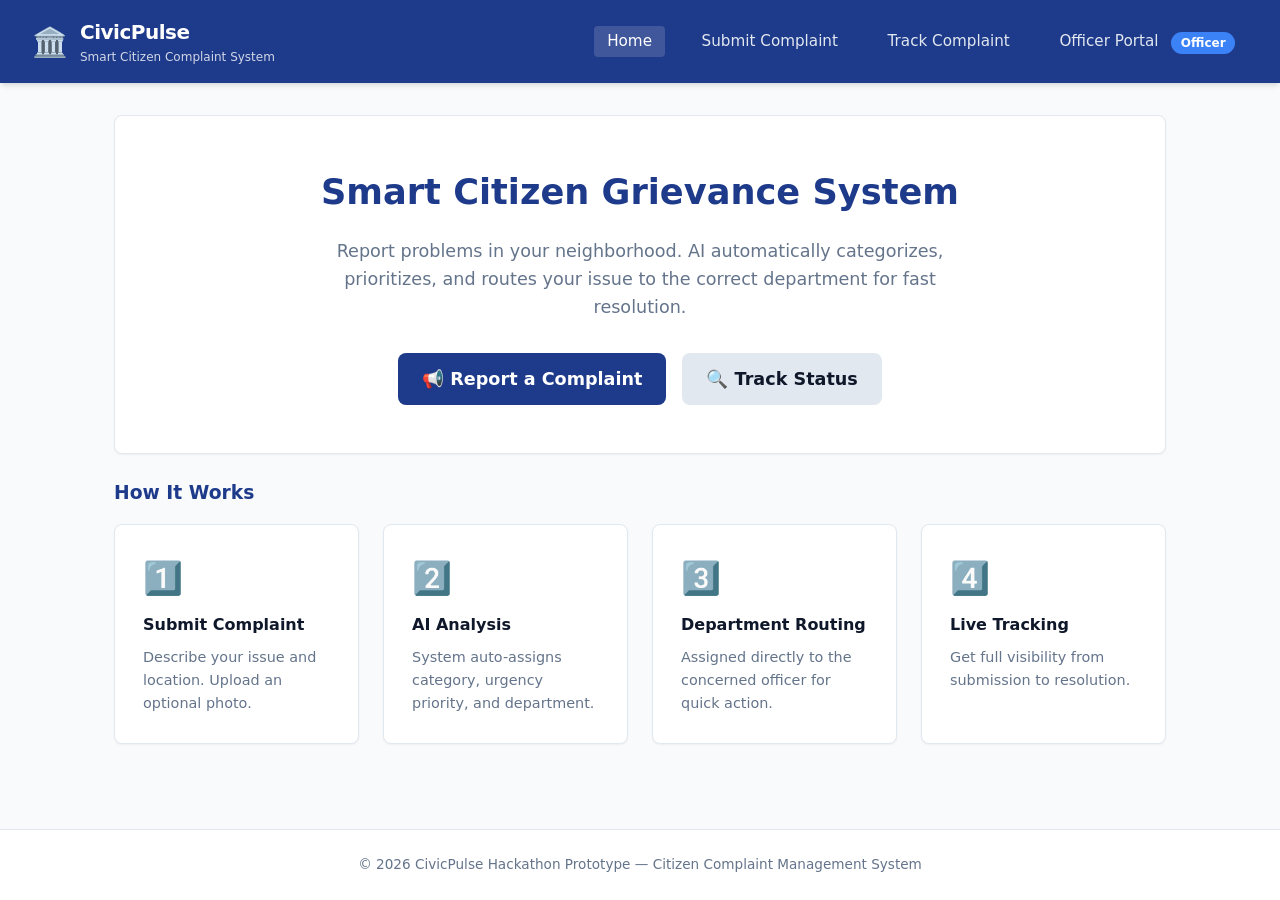
<file: frontend/index.html>
<!DOCTYPE html>
<html lang="en">
<head>
  <meta charset="UTF-8">
  <meta name="viewport" content="width=device-width, initial-scale=1.0">
  <title>Smart Citizen Grievance Portal</title>
  <link rel="stylesheet" href="style.css">
</head>
<body>

  <!-- Navigation Bar -->
  <header class="header">
    <div class="logo-container">
      <span class="logo-icon">🏛️</span>
      <div class="logo-text">
        <h1>CivicPulse</h1>
        <p>Smart Citizen Complaint System</p>
      </div>
    </div>
    <ul class="nav-links">
      <li><a href="index.html" class="active">Home</a></li>
      <li><a href="submit.html">Submit Complaint</a></li>
      <li><a href="track.html">Track Complaint</a></li>
      <li><a href="login.html">Officer Portal <span class="officer-badge">Officer</span></a></li>
    </ul>
  </header>

  <!-- Main Hero Section -->
  <main class="container">
    <div class="card" style="text-align: center; padding: 3rem 1.5rem;">
      <h2 style="font-size: 2.2rem; color: var(--primary-color); margin-bottom: 1rem;">
        Smart Citizen Grievance System
      </h2>
      <p style="font-size: 1.1rem; color: var(--text-muted); max-width: 650px; margin: 0 auto 2rem;">
        Report problems in your neighborhood. AI automatically categorizes, prioritizes, and routes your issue to the correct department for fast resolution.
      </p>

      <div style="display: flex; gap: 1rem; justify-content: center; flex-wrap: wrap;">
        <a href="submit.html" class="btn btn-primary" style="font-size: 1.1rem;">
          📢 Report a Complaint
        </a>
        <a href="track.html" class="btn btn-secondary" style="font-size: 1.1rem;">
          🔍 Track Status
        </a>
      </div>
    </div>

    <!-- How It Works Section -->
    <h3 style="margin-bottom: 1rem; color: var(--primary-color);">How It Works</h3>
    <div style="display: grid; grid-template-columns: repeat(auto-fit, minmax(240px, 1fr)); gap: 1.5rem; margin-bottom: 2rem;">
      <div class="card" style="margin-bottom: 0;">
        <div style="font-size: 2rem; margin-bottom: 0.5rem;">1️⃣</div>
        <h4 style="margin-bottom: 0.5rem;">Submit Complaint</h4>
        <p style="font-size: 0.9rem; color: var(--text-muted);">Describe your issue and location. Upload an optional photo.</p>
      </div>
      <div class="card" style="margin-bottom: 0;">
        <div style="font-size: 2rem; margin-bottom: 0.5rem;">2️⃣</div>
        <h4 style="margin-bottom: 0.5rem;">AI Analysis</h4>
        <p style="font-size: 0.9rem; color: var(--text-muted);">System auto-assigns category, urgency priority, and department.</p>
      </div>
      <div class="card" style="margin-bottom: 0;">
        <div style="font-size: 2rem; margin-bottom: 0.5rem;">3️⃣</div>
        <h4 style="margin-bottom: 0.5rem;">Department Routing</h4>
        <p style="font-size: 0.9rem; color: var(--text-muted);">Assigned directly to the concerned officer for quick action.</p>
      </div>
      <div class="card" style="margin-bottom: 0;">
        <div style="font-size: 2rem; margin-bottom: 0.5rem;">4️⃣</div>
        <h4 style="margin-bottom: 0.5rem;">Live Tracking</h4>
        <p style="font-size: 0.9rem; color: var(--text-muted);">Get full visibility from submission to resolution.</p>
      </div>
    </div>
  </main>

  <!-- Footer -->
  <footer class="footer">
    <p>© 2026 CivicPulse Hackathon Prototype — Citizen Complaint Management System</p>
  </footer>

  <script src="app.js"></script>
</body>
</html>
</file>
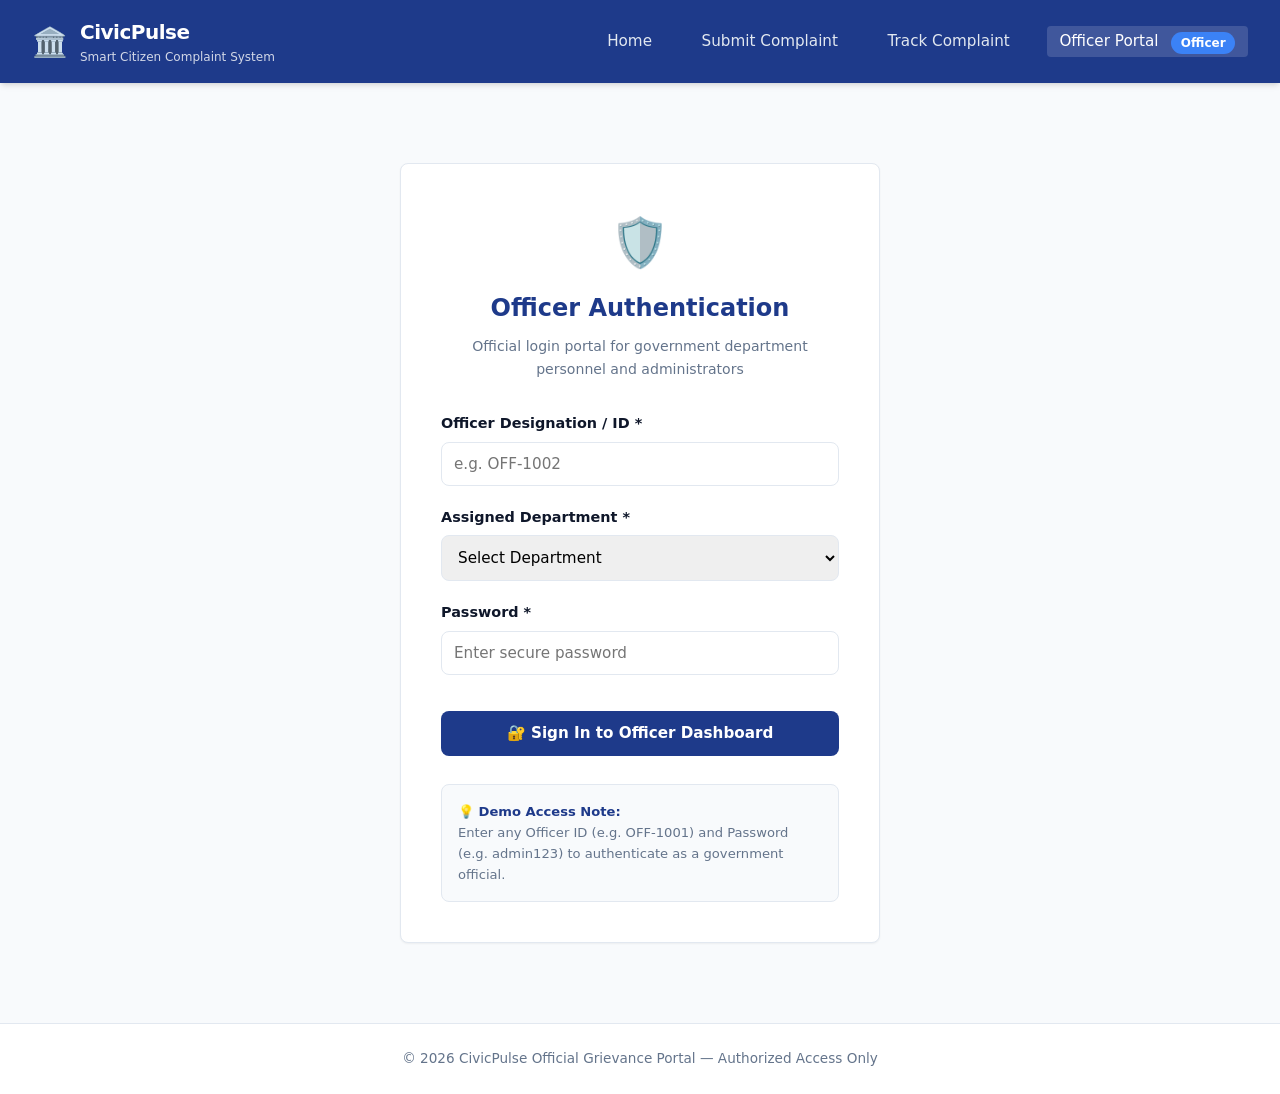
<file: frontend/complaint.html>
<!DOCTYPE html>
<html lang="en">
<head>
  <meta charset="UTF-8">
  <meta name="viewport" content="width=device-width, initial-scale=1.0">
  <title>Complaint Details - CivicPulse</title>
  <link rel="stylesheet" href="style.css">
</head>
<body>

  <!-- Navigation Bar -->
  <header class="header">
    <div class="logo-container">
      <span class="logo-icon">🏛️</span>
      <div class="logo-text">
        <h1>CivicPulse Dashboard</h1>
        <p>Government Officer Portal</p>
      </div>
    </div>
    <ul class="nav-links">
      <li><a href="dashboard.html">← Back to Dashboard</a></li>
      <li><button onclick="handleLogout()" class="btn btn-secondary" style="padding: 0.3rem 0.7rem; font-size: 0.8rem; background: rgba(255,255,255,0.2); color: white; border: none;">Logout</button></li>
    </ul>
  </header>

  <main class="container" style="max-width: 800px;">
    <div class="card">
      <div style="display: flex; justify-content: space-between; align-items: flex-start; margin-bottom: 1.5rem; border-bottom: 1px solid var(--border-color); padding-bottom: 1rem;">
        <div>
          <span style="font-size: 0.85rem; color: var(--text-muted);">Complaint Reference</span>
          <h2 id="detailId" style="color: var(--primary-color);">Loading...</h2>
          <p id="detailDate" style="font-size: 0.85rem; color: var(--text-muted);">-</p>
        </div>
        <div style="text-align: right;">
          <div id="detailPriority" style="margin-bottom: 0.5rem;"><span class="badge badge-low">-</span></div>
          <div id="detailStatus"><span class="badge badge-status">-</span></div>
        </div>
      </div>

      <!-- Detail Grid -->
      <div style="display: grid; grid-template-columns: 1fr 1fr; gap: 1.5rem; margin-bottom: 1.5rem;">
        <div>
          <h4 style="font-size: 0.85rem; color: var(--text-muted);">Category</h4>
          <p id="detailCategory" style="font-weight: 600; font-size: 1rem;">-</p>
        </div>
        <div>
          <h4 style="font-size: 0.85rem; color: var(--text-muted);">Assigned Department</h4>
          <p id="detailDept" style="font-weight: 600; font-size: 1rem;">-</p>
        </div>
        <div>
          <h4 style="font-size: 0.85rem; color: var(--text-muted);">Location</h4>
          <p id="detailLocation" style="font-weight: 600; font-size: 1rem;">-</p>
        </div>
        <div>
          <h4 style="font-size: 0.85rem; color: var(--text-muted);">Duplicate Status</h4>
          <p id="detailDuplicate" style="font-weight: 600; font-size: 1rem; color: #64748b;">-</p>
        </div>
      </div>

      <div style="margin-bottom: 1.5rem; background: #f8fafc; padding: 1.25rem; border-radius: var(--radius);">
        <h4 style="font-size: 0.85rem; color: var(--text-muted); margin-bottom: 0.5rem;">Full Citizen Description</h4>
        <p id="detailDesc" style="font-size: 1rem; color: var(--text-main);">
          Loading complaint details...
        </p>
      </div>

      <!-- Action Panel for Officer -->
      <div style="border-top: 1px solid var(--border-color); padding-top: 1.5rem; display: flex; justify-content: space-between; align-items: center; flex-wrap: wrap; gap: 1rem;">
        <div>
          <h4 style="font-size: 0.9rem; margin-bottom: 0.25rem;">Officer Action</h4>
          <p style="font-size: 0.8rem; color: var(--text-muted);">Update current status of this grievance</p>
        </div>

        <div style="display: flex; gap: 0.5rem;">
          <button class="btn btn-secondary" onclick="updateComplaintStatus('In Progress')">
            ⚙️ Mark In Progress
          </button>
          <button class="btn btn-success" onclick="updateComplaintStatus('Resolved')">
            ✅ Mark as Resolved
          </button>
        </div>
      </div>
    </div>
  </main>

  <footer class="footer">
    <p>© 2026 CivicPulse Hackathon Prototype</p>
  </footer>

  <script src="app.js"></script>
</body>
</html>
</file>
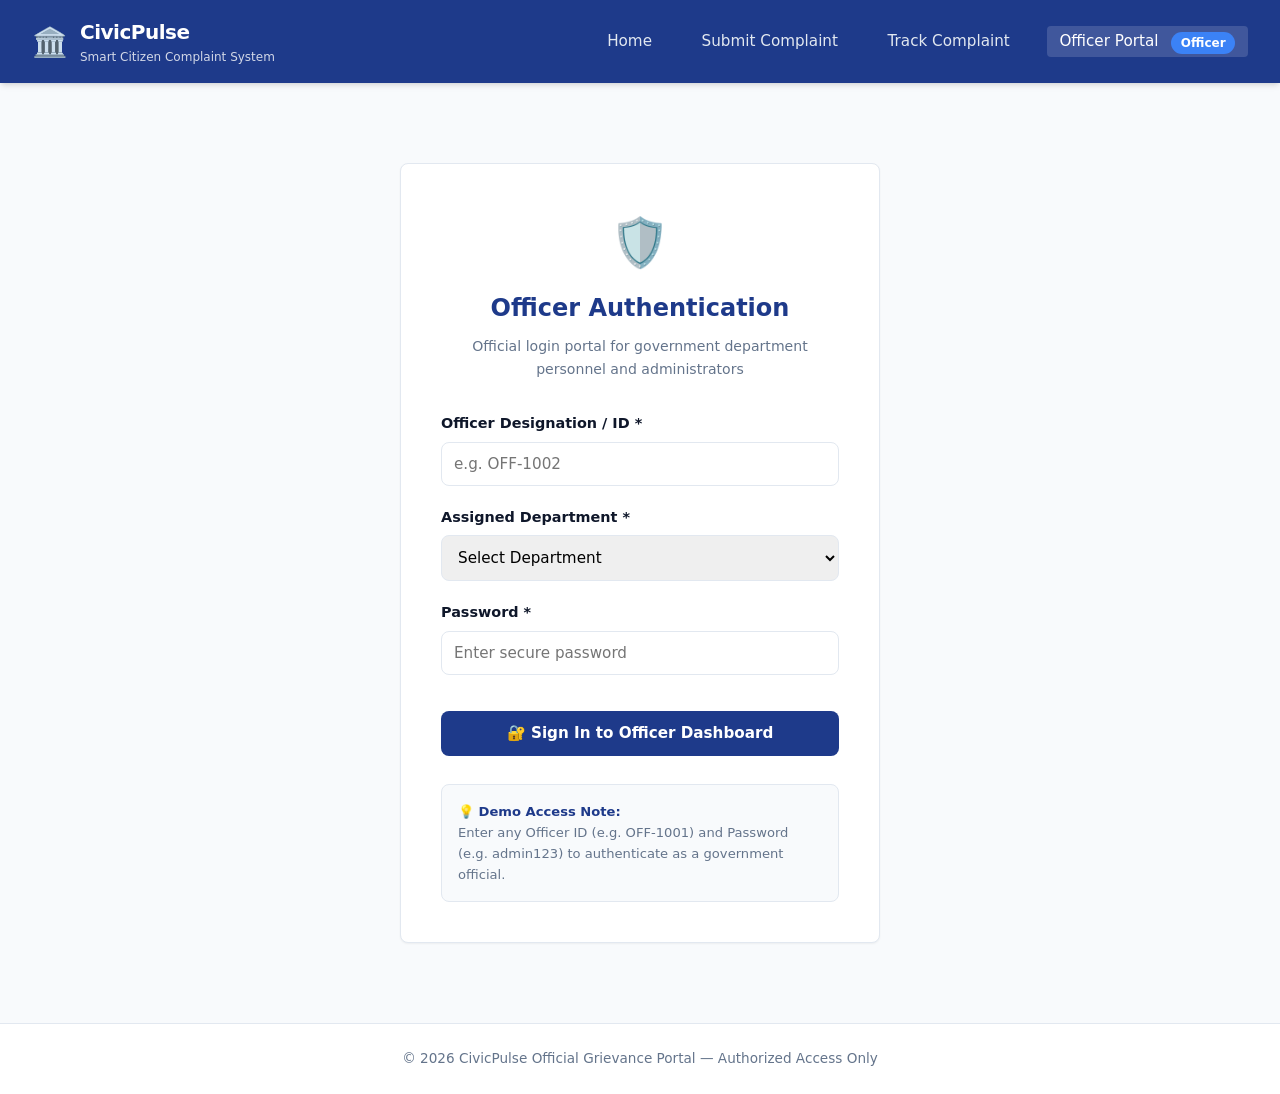
<file: frontend/dashboard.html>
<!DOCTYPE html>
<html lang="en">
<head>
  <meta charset="UTF-8">
  <meta name="viewport" content="width=device-width, initial-scale=1.0">
  <title>Officer Dashboard - CivicPulse</title>
  <link rel="stylesheet" href="style.css">
</head>
<body>

  <!-- Navigation Bar -->
  <header class="header">
    <div class="logo-container">
      <span class="logo-icon">🏛️</span>
      <div class="logo-text">
        <h1>CivicPulse Dashboard</h1>
        <p>Government Officer Portal</p>
      </div>
    </div>
    <ul class="nav-links" style="align-items: center;">
      <li><a href="index.html">Home Portal</a></li>
      <li><a href="dashboard.html" class="active">Dashboard</a></li>
      <li id="officerInfo" style="font-size: 0.85rem; color: #cbd5e1; display: flex; align-items: center; gap: 0.75rem;">
        <!-- Populated via JavaScript -->
      </li>
    </ul>
  </header>

  <main class="container" style="max-width: 1200px;">
    <!-- Page Header -->
    <div style="display: flex; justify-content: space-between; align-items: center; margin-bottom: 1.5rem; flex-wrap: wrap; gap: 1rem;">
      <div>
        <h2 style="color: var(--primary-color);">Government Complaint Dashboard</h2>
        <p style="color: var(--text-muted); font-size: 0.9rem;">Overview of citizen grievances, AI priority scores, and department routing</p>
      </div>
      <div style="display: flex; gap: 0.75rem;">
        <button class="btn btn-secondary" onclick="loadDashboardData()" style="font-size: 0.85rem;">
          🔄 Refresh Data
        </button>
        <button class="btn btn-secondary" onclick="handleLogout()" style="font-size: 0.85rem; background: #fee2e2; color: #991b1b; border: 1px solid #fca5a5;">
          🚪 Log Out
        </button>
      </div>
    </div>

    <!-- Stats Summary Row -->
    <div class="stats-grid">
      <div class="stat-card">
        <div class="stat-number" id="statTotal">-</div>
        <div class="stat-label">Total Complaints</div>
      </div>
      <div class="stat-card" style="border-top: 4px solid var(--priority-critical);">
        <div class="stat-number" id="statCritical" style="color: var(--priority-critical);">-</div>
        <div class="stat-label">Critical Priority</div>
      </div>
      <div class="stat-card" style="border-top: 4px solid var(--priority-high);">
        <div class="stat-number" id="statHigh" style="color: var(--priority-high);">-</div>
        <div class="stat-label">High Priority</div>
      </div>
      <div class="stat-card" style="border-top: 4px solid #3b82f6;">
        <div class="stat-number" id="statPending" style="color: #3b82f6;">-</div>
        <div class="stat-label">Pending / In Progress</div>
      </div>
      <div class="stat-card" style="border-top: 4px solid var(--priority-low);">
        <div class="stat-number" id="statResolved" style="color: var(--priority-low);">-</div>
        <div class="stat-label">Resolved</div>
      </div>
    </div>

    <!-- Cluster / Duplicate Alert Banner (Feature 8 Prototype Demo) -->
    <div id="duplicateClusterBanner" class="card" style="border-left: 4px solid var(--priority-high); background: #fff7ed; margin-bottom: 2rem; display: none;">
      <div style="display: flex; justify-content: space-between; align-items: flex-start;">
        <div>
          <span style="font-weight: 700; color: #c2410c; font-size: 0.85rem; text-transform: uppercase;">⚠️ Cluster / Duplicate Detected</span>
          <h4 style="margin: 0.2rem 0; color: #9a3412;">Issue Cluster: Pothole near Central Bus Stand</h4>
          <p style="font-size: 0.85rem; color: #7c2d12;">
            Multiple citizen complaints appear to describe the exact same issue location. Grouped for official department efficiency.
          </p>
        </div>
        <span class="badge badge-high" id="clusterCountBadge">Duplicates Linked</span>
      </div>
    </div>

    <!-- Filters and Complaints List -->
    <div class="card">
      <div style="display: flex; justify-content: space-between; align-items: center; margin-bottom: 1.5rem; flex-wrap: wrap; gap: 1rem;">
        <h3 class="card-title" style="margin-bottom: 0;">Recent Complaints</h3>
        
        <!-- Filters -->
        <div style="display: flex; gap: 0.75rem; flex-wrap: wrap;">
          <select id="filterPriority" class="form-control" style="width: auto; padding: 0.4rem 0.8rem; font-size: 0.85rem;" onchange="applyFilters()">
            <option value="">All Priorities</option>
            <option value="CRITICAL">🔴 Critical</option>
            <option value="HIGH">🟠 High</option>
            <option value="MEDIUM">🟡 Medium</option>
            <option value="LOW">🟢 Low</option>
          </select>

          <select id="filterDepartment" class="form-control" style="width: auto; padding: 0.4rem 0.8rem; font-size: 0.85rem;" onchange="applyFilters()">
            <option value="">All Departments</option>
            <option value="Public Works">Public Works</option>
            <option value="Sanitation">Sanitation</option>
            <option value="Electrical">Electrical</option>
            <option value="Water Authority">Water Authority</option>
          </select>

          <select id="filterStatus" class="form-control" style="width: auto; padding: 0.4rem 0.8rem; font-size: 0.85rem;" onchange="applyFilters()">
            <option value="">All Statuses</option>
            <option value="Submitted">Submitted</option>
            <option value="In Progress">In Progress</option>
            <option value="Resolved">Resolved</option>
          </select>
        </div>
      </div>

      <!-- Table / Cards view -->
      <div id="complaintsTableContainer">
        <table style="width: 100%; border-collapse: collapse; text-align: left; font-size: 0.9rem;">
          <thead>
            <tr style="border-bottom: 2px solid var(--border-color); color: var(--text-muted);">
              <th style="padding: 0.75rem;">ID</th>
              <th style="padding: 0.75rem;">Description</th>
              <th style="padding: 0.75rem;">Category</th>
              <th style="padding: 0.75rem;">Department</th>
              <th style="padding: 0.75rem;">Priority</th>
              <th style="padding: 0.75rem;">Status</th>
              <th style="padding: 0.75rem;">Action</th>
            </tr>
          </thead>
          <tbody id="complaintsList">
            <tr>
              <td colspan="7" style="padding: 2rem; text-align: center; color: var(--text-muted);">Loading live complaints database...</td>
            </tr>
          </tbody>
        </table>
      </div>
    </div>
  </main>

  <footer class="footer">
    <p>© 2026 CivicPulse Hackathon Prototype — Official Officer Portal</p>
  </footer>

  <script src="app.js"></script>
</body>
</html>
</file>
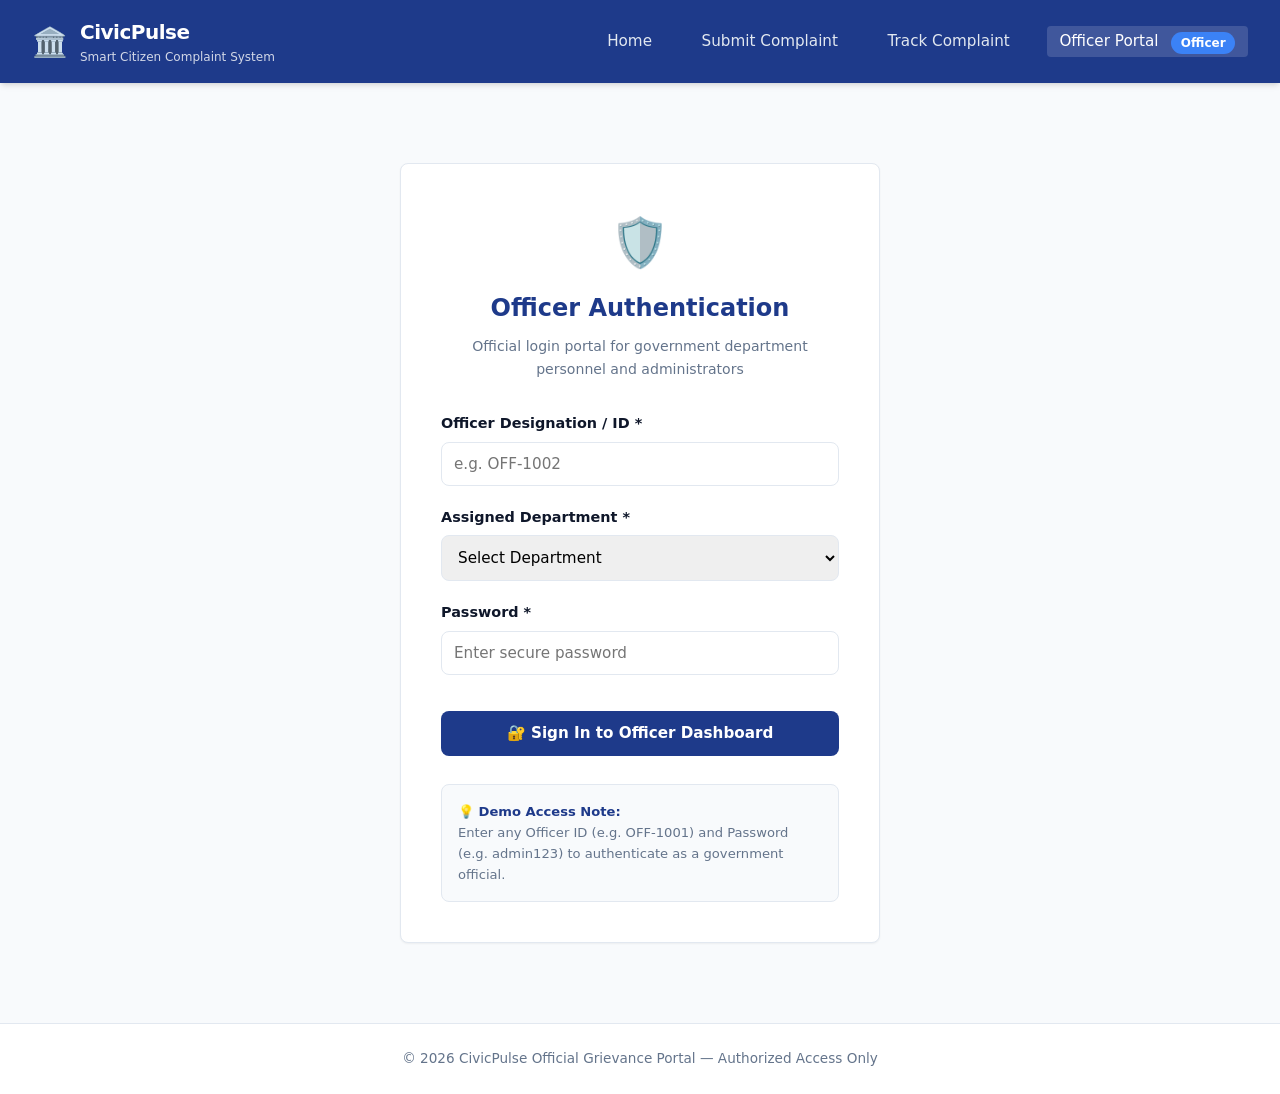
<file: frontend/login.html>
<!DOCTYPE html>
<html lang="en">
<head>
  <meta charset="UTF-8">
  <meta name="viewport" content="width=device-width, initial-scale=1.0">
  <title>Officer Login - CivicPulse</title>
  <link rel="stylesheet" href="style.css">
</head>
<body>

  <!-- Navigation Bar -->
  <header class="header">
    <div class="logo-container">
      <span class="logo-icon">🏛️</span>
      <div class="logo-text">
        <h1>CivicPulse</h1>
        <p>Smart Citizen Complaint System</p>
      </div>
    </div>
    <ul class="nav-links">
      <li><a href="index.html">Home</a></li>
      <li><a href="submit.html">Submit Complaint</a></li>
      <li><a href="track.html">Track Complaint</a></li>
      <li><a href="login.html" class="active">Officer Portal <span class="officer-badge">Officer</span></a></li>
    </ul>
  </header>

  <main class="container">
    <div class="card" style="max-width: 480px; margin: 3rem auto; padding: 2.5rem;">
      <div style="text-align: center; margin-bottom: 2rem;">
        <div style="font-size: 3rem; margin-bottom: 0.5rem;">🛡️</div>
        <h2 style="color: var(--primary-color); margin-bottom: 0.5rem;">Officer Authentication</h2>
        <p style="color: var(--text-muted); font-size: 0.88rem;">
          Official login portal for government department personnel and administrators
        </p>
      </div>

      <form id="loginForm" onsubmit="handleOfficerLogin(event)">
        <div class="form-group">
          <label for="officerId">Officer Designation / ID *</label>
          <input 
            type="text" 
            id="officerId" 
            class="form-control" 
            placeholder="e.g. OFF-1002" 
            required>
        </div>

        <div class="form-group">
          <label for="department">Assigned Department *</label>
          <select id="department" class="form-control" required>
            <option value="" disabled selected>Select Department</option>
            <option value="All">All Departments (Administrator)</option>
            <option value="Public Works">Public Works Department</option>
            <option value="Sanitation">Sanitation Department</option>
            <option value="Electrical">Electrical Department</option>
            <option value="Water Authority">Water Authority</option>
          </select>
        </div>

        <div class="form-group">
          <label for="password">Password *</label>
          <input 
            type="password" 
            id="password" 
            class="form-control" 
            placeholder="Enter secure password" 
            required>
        </div>

        <button type="submit" class="btn btn-primary" style="width: 100%; margin-top: 1rem; padding: 0.85rem;">
          🔐 Sign In to Officer Dashboard
        </button>
      </form>

      <!-- Demo Help Card -->
      <div style="margin-top: 1.75rem; padding: 1rem; background: #f8fafc; border-radius: var(--radius); border: 1px solid var(--border-color); font-size: 0.82rem; color: var(--text-muted);">
        <strong style="color: var(--primary-color);">💡 Demo Access Note:</strong>
        <br>
        Enter any Officer ID (e.g. <code>OFF-1001</code>) and Password (e.g. <code>admin123</code>) to authenticate as a government official.
      </div>
    </div>
  </main>

  <footer class="footer">
    <p>© 2026 CivicPulse Official Grievance Portal — Authorized Access Only</p>
  </footer>

  <script src="app.js"></script>
</body>
</html>
</file>
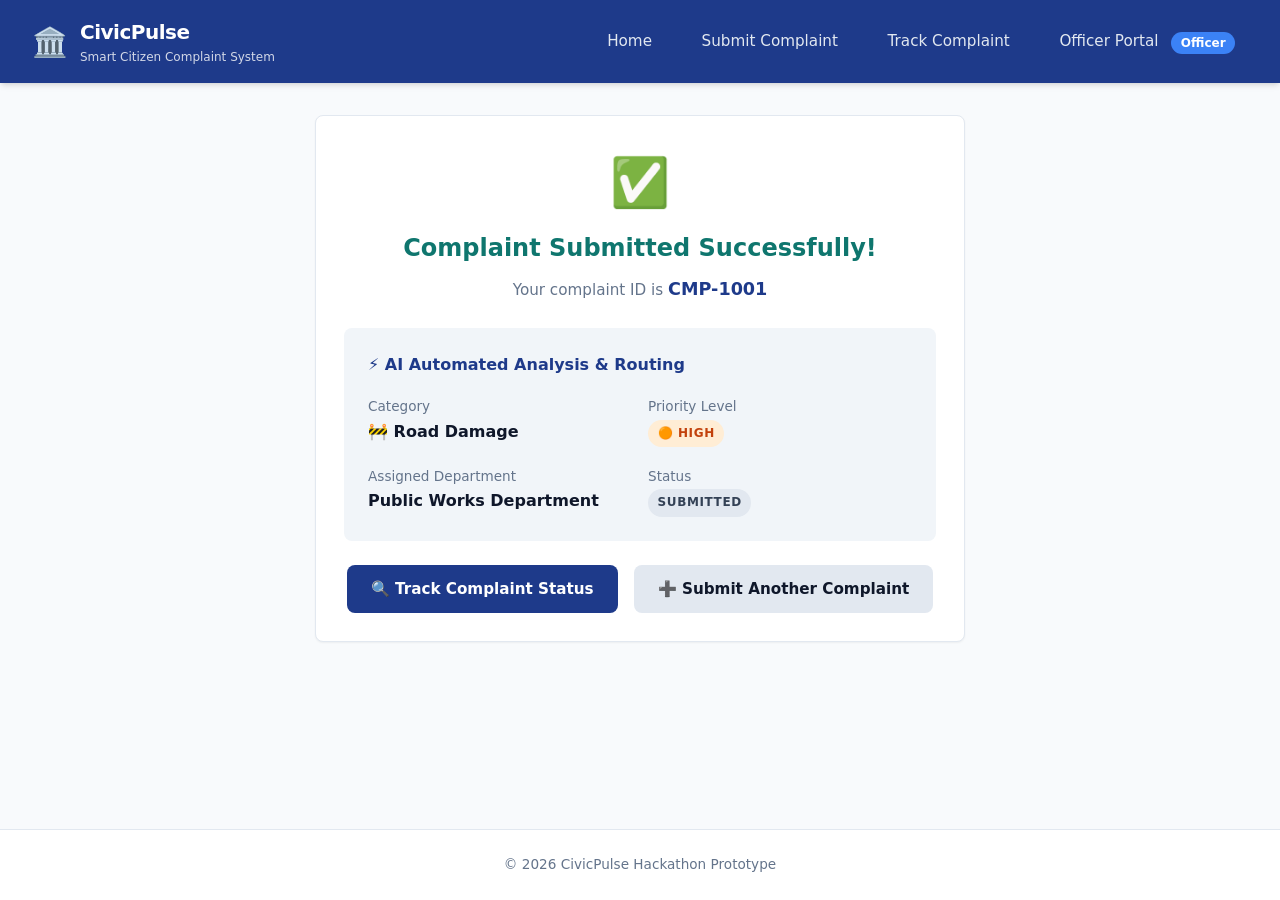
<file: frontend/result.html>
<!DOCTYPE html>
<html lang="en">
<head>
  <meta charset="UTF-8">
  <meta name="viewport" content="width=device-width, initial-scale=1.0">
  <title>Analysis Result - CivicPulse</title>
  <link rel="stylesheet" href="style.css">
</head>
<body>

  <!-- Navigation Bar -->
  <header class="header">
    <div class="logo-container">
      <span class="logo-icon">🏛️</span>
      <div class="logo-text">
        <h1>CivicPulse</h1>
        <p>Smart Citizen Complaint System</p>
      </div>
    </div>
    <ul class="nav-links">
      <li><a href="index.html">Home</a></li>
      <li><a href="submit.html">Submit Complaint</a></li>
      <li><a href="track.html">Track Complaint</a></li>
      <li><a href="login.html">Officer Portal <span class="officer-badge">Officer</span></a></li>
    </ul>
  </header>

  <main class="container">
    <div class="card" style="max-width: 650px; margin: 0 auto; text-align: center;">
      <div style="font-size: 3rem; margin-bottom: 0.5rem;">✅</div>
      <h2 style="color: var(--secondary-color); margin-bottom: 0.5rem;">Complaint Submitted Successfully!</h2>
      <p style="color: var(--text-muted); font-size: 0.95rem; margin-bottom: 1.5rem;">
        Your complaint ID is <strong id="resId" style="color: var(--primary-color); font-size: 1.1rem;">CMP-1001</strong>
      </p>

      <div style="background: #f1f5f9; padding: 1.5rem; border-radius: var(--radius); text-align: left; margin-bottom: 1.5rem;">
        <h4 style="color: var(--primary-color); margin-bottom: 1rem; display: flex; align-items: center; gap: 0.5rem;">
          ⚡ AI Automated Analysis & Routing
        </h4>

        <div style="display: grid; grid-template-columns: 1fr 1fr; gap: 1rem;">
          <div>
            <span style="font-size: 0.85rem; color: var(--text-muted);">Category</span>
            <p id="resCategory" style="font-weight: 600; font-size: 1rem;">🚧 Road Damage</p>
          </div>
          <div>
            <span style="font-size: 0.85rem; color: var(--text-muted);">Priority Level</span>
            <p id="resPriority"><span class="badge badge-high">🟠 HIGH</span></p>
          </div>
          <div>
            <span style="font-size: 0.85rem; color: var(--text-muted);">Assigned Department</span>
            <p id="resDepartment" style="font-weight: 600; font-size: 1rem;">Public Works Department</p>
          </div>
          <div>
            <span style="font-size: 0.85rem; color: var(--text-muted);">Status</span>
            <p id="resStatus"><span class="badge badge-status">Submitted</span></p>
          </div>
        </div>
      </div>

      <div style="display: flex; gap: 1rem; justify-content: center;">
        <a id="trackLink" href="track.html?id=CMP-1001" class="btn btn-primary">
          🔍 Track Complaint Status
        </a>
        <a href="submit.html" class="btn btn-secondary">
          ➕ Submit Another Complaint
        </a>
      </div>
    </div>
  </main>

  <footer class="footer">
    <p>© 2026 CivicPulse Hackathon Prototype</p>
  </footer>

  <script src="app.js"></script>
</body>
</html>
</file>
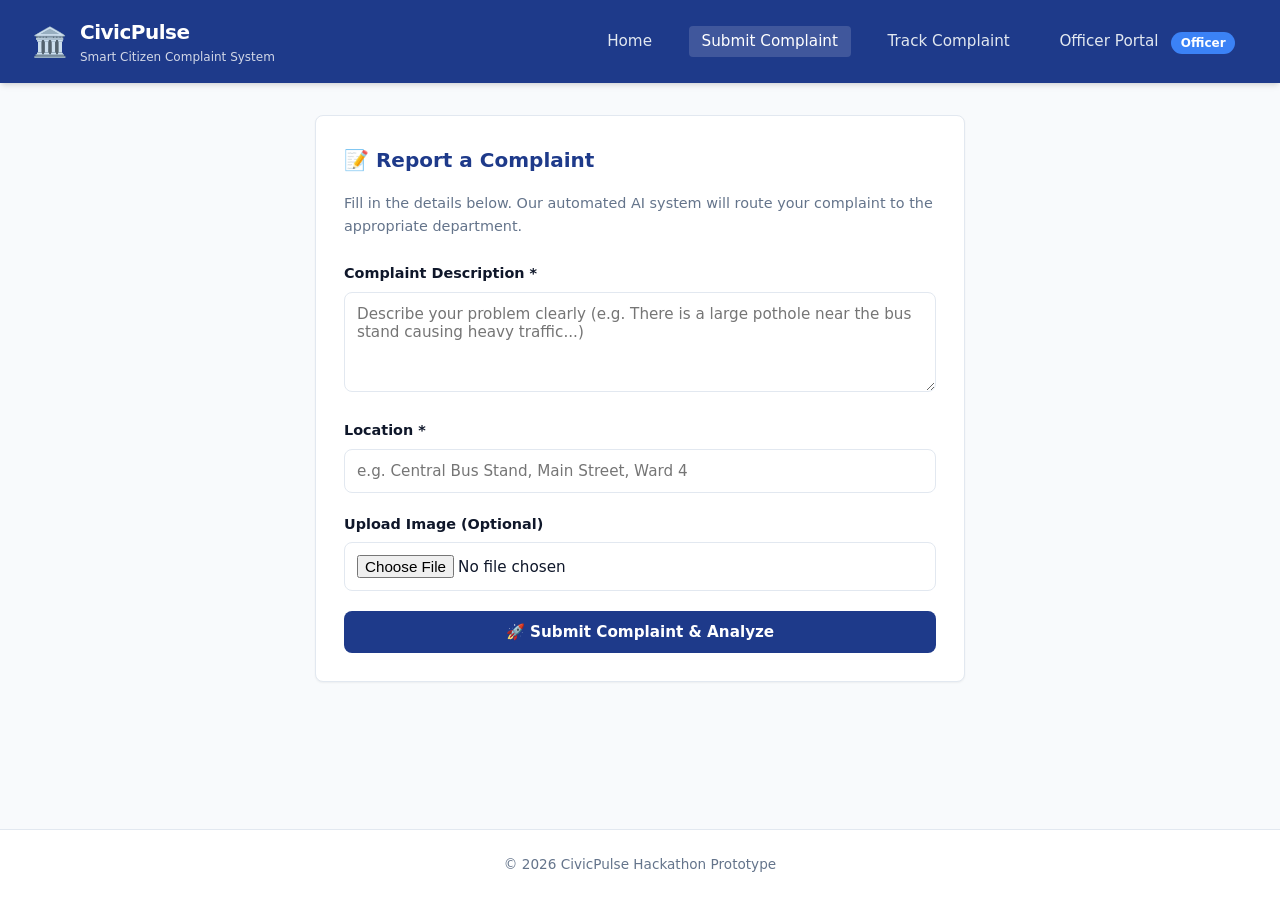
<file: frontend/submit.html>
<!DOCTYPE html>
<html lang="en">
<head>
  <meta charset="UTF-8">
  <meta name="viewport" content="width=device-width, initial-scale=1.0">
  <title>Report a Complaint - CivicPulse</title>
  <link rel="stylesheet" href="style.css">
</head>
<body>

  <!-- Navigation Bar -->
  <header class="header">
    <div class="logo-container">
      <span class="logo-icon">🏛️</span>
      <div class="logo-text">
        <h1>CivicPulse</h1>
        <p>Smart Citizen Complaint System</p>
      </div>
    </div>
    <ul class="nav-links">
      <li><a href="index.html">Home</a></li>
      <li><a href="submit.html" class="active">Submit Complaint</a></li>
      <li><a href="track.html">Track Complaint</a></li>
      <li><a href="login.html">Officer Portal <span class="officer-badge">Officer</span></a></li>
    </ul>
  </header>

  <!-- Form Container -->
  <main class="container">
    <div class="card" style="max-width: 650px; margin: 0 auto;">
      <h2 class="card-title">📝 Report a Complaint</h2>
      <p style="color: var(--text-muted); margin-bottom: 1.5rem; font-size: 0.9rem;">
        Fill in the details below. Our automated AI system will route your complaint to the appropriate department.
      </p>

      <form id="complaintForm" onsubmit="handleFormSubmit(event)">
        <div class="form-group">
          <label for="description">Complaint Description *</label>
          <textarea 
            id="description" 
            class="form-control" 
            placeholder="Describe your problem clearly (e.g. There is a large pothole near the bus stand causing heavy traffic...)" 
            required></textarea>
        </div>

        <div class="form-group">
          <label for="location">Location *</label>
          <input 
            type="text" 
            id="location" 
            class="form-control" 
            placeholder="e.g. Central Bus Stand, Main Street, Ward 4" 
            required>
        </div>

        <div class="form-group">
          <label for="image">Upload Image (Optional)</label>
          <input type="file" id="image" class="form-control" accept="image/*">
        </div>

        <button type="submit" class="btn btn-primary" style="width: 100%;">
          🚀 Submit Complaint & Analyze
        </button>
      </form>
    </div>
  </main>

  <footer class="footer">
    <p>© 2026 CivicPulse Hackathon Prototype</p>
  </footer>

  <script src="app.js"></script>
</body>
</html>
</file>
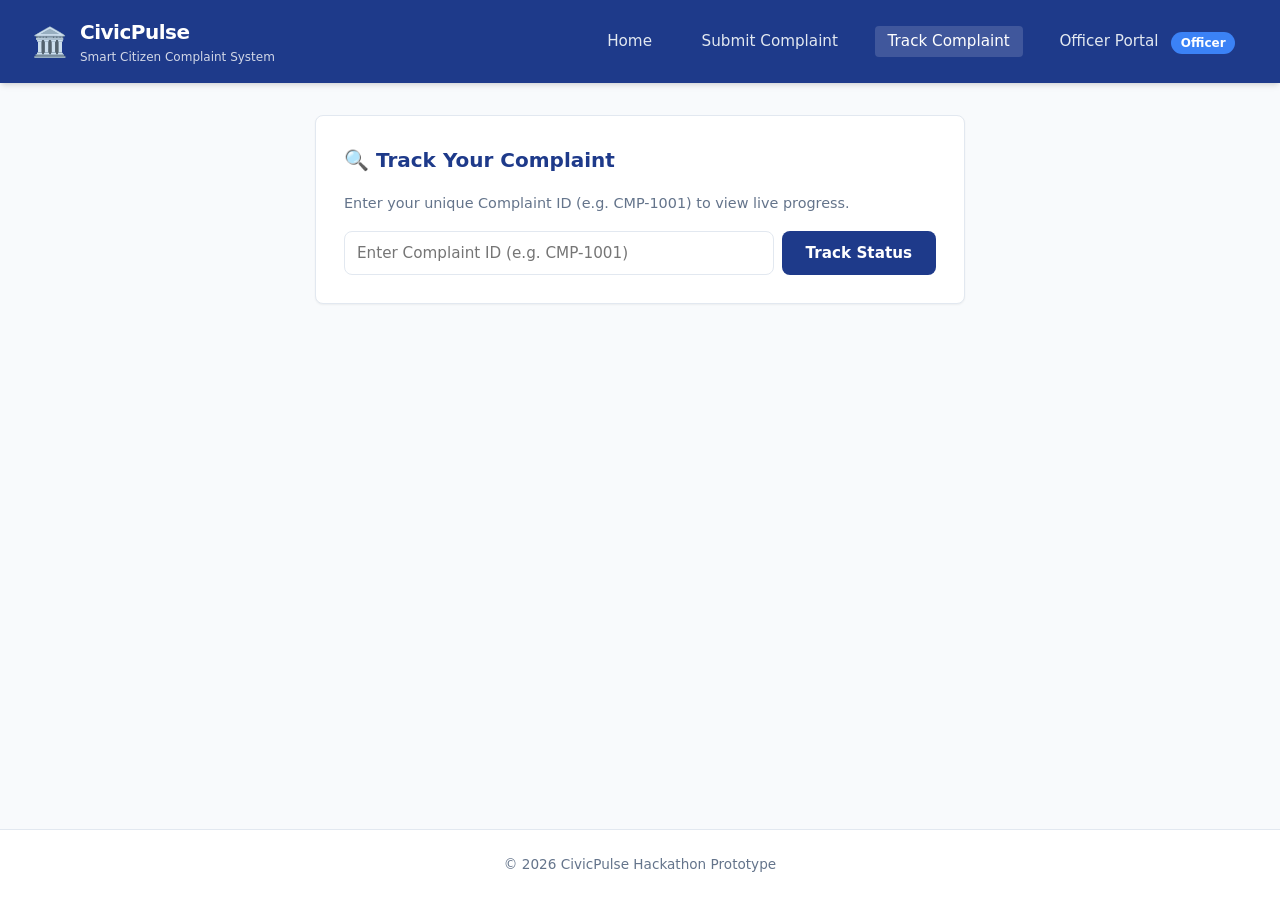
<file: frontend/track.html>
<!DOCTYPE html>
<html lang="en">
<head>
  <meta charset="UTF-8">
  <meta name="viewport" content="width=device-width, initial-scale=1.0">
  <title>Track Complaint - CivicPulse</title>
  <link rel="stylesheet" href="style.css">
</head>
<body>

  <!-- Navigation Bar -->
  <header class="header">
    <div class="logo-container">
      <span class="logo-icon">🏛️</span>
      <div class="logo-text">
        <h1>CivicPulse</h1>
        <p>Smart Citizen Complaint System</p>
      </div>
    </div>
    <ul class="nav-links">
      <li><a href="index.html">Home</a></li>
      <li><a href="submit.html">Submit Complaint</a></li>
      <li><a href="track.html" class="active">Track Complaint</a></li>
      <li><a href="login.html">Officer Portal <span class="officer-badge">Officer</span></a></li>
    </ul>
  </header>

  <main class="container">
    <!-- Search Box -->
    <div class="card" style="max-width: 650px; margin: 0 auto 2rem;">
      <h2 class="card-title">🔍 Track Your Complaint</h2>
      <p style="color: var(--text-muted); margin-bottom: 1rem; font-size: 0.9rem;">
        Enter your unique Complaint ID (e.g. CMP-1001) to view live progress.
      </p>

      <form id="trackForm" onsubmit="handleTrackSubmit(event)" style="display: flex; gap: 0.5rem;">
        <input 
          type="text" 
          id="searchId" 
          class="form-control" 
          placeholder="Enter Complaint ID (e.g. CMP-1001)" 
          required 
          style="flex: 1;">
        <button type="submit" class="btn btn-primary">Track Status</button>
      </form>
    </div>

    <!-- Complaint Details & Timeline Card (Hidden until searched) -->
    <div id="trackResultCard" class="card" style="max-width: 650px; margin: 0 auto; display: none;">
      <div style="display: flex; justify-content: space-between; align-items: flex-start; margin-bottom: 1rem; border-bottom: 1px solid var(--border-color); padding-bottom: 1rem;">
        <div>
          <h3 id="trackId" style="color: var(--primary-color);">-</h3>
          <p id="trackDate" style="font-size: 0.85rem; color: var(--text-muted);">-</p>
        </div>
        <div id="trackPriorityBadge">
          <!-- Populated dynamically -->
        </div>
      </div>

      <div style="margin-bottom: 1.5rem;">
        <h4 style="font-size: 0.9rem; color: var(--text-muted); margin-bottom: 0.25rem;">Description</h4>
        <p id="trackDesc" style="font-weight: 500;">-</p>
      </div>

      <div style="display: grid; grid-template-columns: 1fr 1fr; gap: 1rem; margin-bottom: 1.5rem; background: #f8fafc; padding: 1rem; border-radius: var(--radius);">
        <div>
          <span style="font-size: 0.8rem; color: var(--text-muted);">Category</span>
          <p id="trackCategory" style="font-weight: 600;">-</p>
        </div>
        <div>
          <span style="font-size: 0.8rem; color: var(--text-muted);">Department</span>
          <p id="trackDept" style="font-weight: 600;">-</p>
        </div>
        <div>
          <span style="font-size: 0.8rem; color: var(--text-muted);">Location</span>
          <p id="trackLoc" style="font-weight: 600;">-</p>
        </div>
        <div>
          <span style="font-size: 0.8rem; color: var(--text-muted);">Current Status</span>
          <p id="trackStatus">-</p>
        </div>
      </div>

      <!-- Status Timeline -->
      <h4 style="color: var(--primary-color); margin-bottom: 0.5rem;">Status Timeline</h4>
      <ul class="timeline" id="trackTimeline">
        <!-- Dynamically rendered -->
      </ul>
    </div>
  </main>

  <footer class="footer">
    <p>© 2026 CivicPulse Hackathon Prototype</p>
  </footer>

  <script src="app.js"></script>
</body>
</html>
</file>
<file: frontend/style.css>
/* Modern Government Portal Styles - Clean & Trustworthy */

:root {
  --primary-color: #1e3a8a; /* Deep Navy Blue */
  --primary-hover: #1d4ed8;
  --secondary-color: #0f766e; /* Teal */
  --bg-color: #f8fafc;
  --card-bg: #ffffff;
  --text-main: #0f172a;
  --text-muted: #64748b;
  --border-color: #e2e8f0;
  
  /* Priority Colors */
  --priority-critical: #ef4444;
  --priority-high: #f97316;
  --priority-medium: #eab308;
  --priority-low: #22c55e;
  
  --shadow-sm: 0 1px 2px 0 rgb(0 0 0 / 0.05);
  --shadow-md: 0 4px 6px -1px rgb(0 0 0 / 0.1), 0 2px 4px -2px rgb(0 0 0 / 0.1);
  --radius: 8px;
}

* {
  box-sizing: border-box;
  margin: 0;
  padding: 0;
  font-family: 'Segoe UI', system-ui, -apple-system, sans-serif;
}

body {
  background-color: var(--bg-color);
  color: var(--text-main);
  line-height: 1.6;
  min-height: 100vh;
  display: flex;
  flex-direction: column;
}

/* Header & Nav */
.header {
  background-color: var(--primary-color);
  color: white;
  padding: 1rem 2rem;
  display: flex;
  justify-content: space-between;
  align-items: center;
  box-shadow: var(--shadow-md);
}

.logo-container {
  display: flex;
  align-items: center;
  gap: 12px;
}

.logo-icon {
  font-size: 1.8rem;
}

.logo-text h1 {
  font-size: 1.25rem;
  font-weight: 700;
  letter-spacing: -0.025em;
}

.logo-text p {
  font-size: 0.75rem;
  opacity: 0.8;
}

.nav-links {
  display: flex;
  gap: 1.5rem;
  list-style: none;
}

.nav-links a {
  color: #e2e8f0;
  text-decoration: none;
  font-weight: 500;
  font-size: 0.95rem;
  transition: color 0.2s;
  padding: 0.4rem 0.8rem;
  border-radius: 4px;
}

.nav-links a:hover, .nav-links a.active {
  color: white;
  background-color: rgba(255, 255, 255, 0.15);
}

.officer-badge {
  background-color: #3b82f6;
  color: white;
  padding: 0.25rem 0.6rem;
  border-radius: 9999px;
  font-size: 0.75rem;
  font-weight: 600;
  margin-left: 0.5rem;
}

/* Container */
.container {
  width: 100%;
  max-width: 1100px;
  margin: 2rem auto;
  padding: 0 1.5rem;
  flex: 1;
}

/* Cards */
.card {
  background: var(--card-bg);
  border-radius: var(--radius);
  border: 1px solid var(--border-color);
  padding: 1.75rem;
  box-shadow: var(--shadow-sm);
  margin-bottom: 1.5rem;
}

.card-title {
  font-size: 1.25rem;
  font-weight: 600;
  margin-bottom: 1rem;
  color: var(--primary-color);
}

/* Forms */
.form-group {
  margin-bottom: 1.25rem;
}

.form-group label {
  display: block;
  font-weight: 600;
  margin-bottom: 0.4rem;
  font-size: 0.9rem;
}

.form-control {
  width: 100%;
  padding: 0.75rem;
  border: 1px solid var(--border-color);
  border-radius: var(--radius);
  font-size: 0.95rem;
  transition: border-color 0.2s;
}

.form-control:focus {
  outline: none;
  border-color: var(--primary-color);
  box-shadow: 0 0 0 3px rgba(30, 58, 138, 0.1);
}

textarea.form-control {
  resize: vertical;
  min-height: 100px;
}

/* Buttons */
.btn {
  display: inline-flex;
  align-items: center;
  justify-content: center;
  gap: 0.5rem;
  padding: 0.75rem 1.5rem;
  font-weight: 600;
  font-size: 0.95rem;
  border-radius: var(--radius);
  border: none;
  cursor: pointer;
  transition: all 0.2s;
  text-decoration: none;
}

.btn-primary {
  background-color: var(--primary-color);
  color: white;
}

.btn-primary:hover {
  background-color: var(--primary-hover);
}

.btn-secondary {
  background-color: #e2e8f0;
  color: var(--text-main);
}

.btn-secondary:hover {
  background-color: #cbd5e1;
}

.btn-success {
  background-color: #10b981;
  color: white;
}

.btn-success:hover {
  background-color: #059669;
}

/* Badges */
.badge {
  display: inline-block;
  padding: 0.25rem 0.6rem;
  border-radius: 9999px;
  font-size: 0.75rem;
  font-weight: 700;
  text-transform: uppercase;
  letter-spacing: 0.05em;
}

.badge-critical { background: #fee2e2; color: #b91c1c; }
.badge-high { background: #ffedd5; color: #c2410c; }
.badge-medium { background: #fef9c3; color: #a16207; }
.badge-low { background: #dcfce7; color: #15803d; }

.badge-status {
  background: #e2e8f0;
  color: #334155;
}

.badge-resolved {
  background: #dcfce7;
  color: #166534;
}

.badge-in-progress {
  background: #dbeafe;
  color: #1e40af;
}

/* Stats Row */
.stats-grid {
  display: grid;
  grid-template-columns: repeat(auto-fit, minmax(200px, 1fr));
  gap: 1rem;
  margin-bottom: 2rem;
}

.stat-card {
  background: white;
  padding: 1.25rem;
  border-radius: var(--radius);
  border: 1px solid var(--border-color);
  box-shadow: var(--shadow-sm);
  text-align: center;
}

.stat-number {
  font-size: 2rem;
  font-weight: 700;
  color: var(--primary-color);
}

.stat-label {
  font-size: 0.85rem;
  color: var(--text-muted);
  font-weight: 600;
}

/* Timeline */
.timeline {
  list-style: none;
  position: relative;
  padding-left: 2rem;
  margin: 1.5rem 0;
}

.timeline::before {
  content: '';
  position: absolute;
  left: 0.75rem;
  top: 0;
  bottom: 0;
  width: 2px;
  background: var(--border-color);
}

.timeline-item {
  position: relative;
  margin-bottom: 1.25rem;
}

.timeline-item::before {
  content: '';
  position: absolute;
  left: -2rem;
  top: 0.25rem;
  width: 1rem;
  height: 1rem;
  border-radius: 50%;
  background: #cbd5e1;
  border: 2px solid white;
}

.timeline-item.completed::before {
  background: #10b981;
}

.timeline-item.active::before {
  background: #3b82f6;
  box-shadow: 0 0 0 3px rgba(59, 130, 246, 0.2);
}

.timeline-title {
  font-weight: 600;
  font-size: 0.95rem;
}

.timeline-date {
  font-size: 0.8rem;
  color: var(--text-muted);
}

/* Footer */
.footer {
  text-align: center;
  padding: 1.5rem;
  background: white;
  border-top: 1px solid var(--border-color);
  font-size: 0.85rem;
  color: var(--text-muted);
  margin-top: auto;
}
</file>
